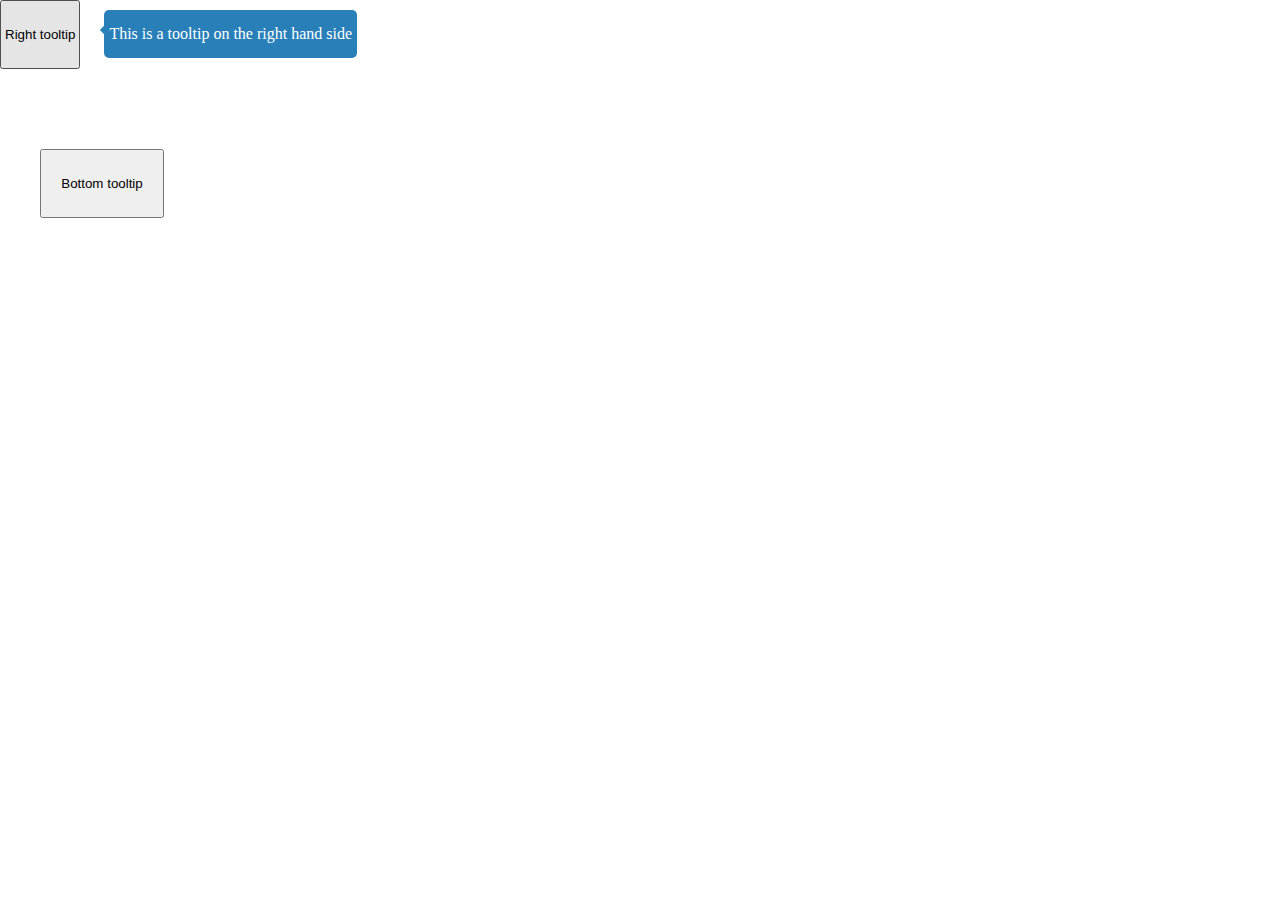
<file: Day 11/domashno/index.html>
<!DOCTYPE html>
<html lang="en">
  <head>
    <meta charset="UTF-8" />
    <meta http-equiv="X-UA-Compatible" content="IE=edge" />
    <meta name="viewport" content="width=device-width, initial-scale=1.0" />
    <link rel="stylesheet" href="style.css" />
    <title>Document</title>
  </head>
  <body>
    <div id="firstButton">
      <button id="rightTooltip">Right tooltip</button>
      <span>This is a tooltip on the right hand side</span>
    </div>
    <div id="secondButton">
      <button id="bottomTooltip">Bottom tooltip</button>
      <span>This is a tooltip on the bottom hand side</span>
    </div>
  </body>
</html>
</file>
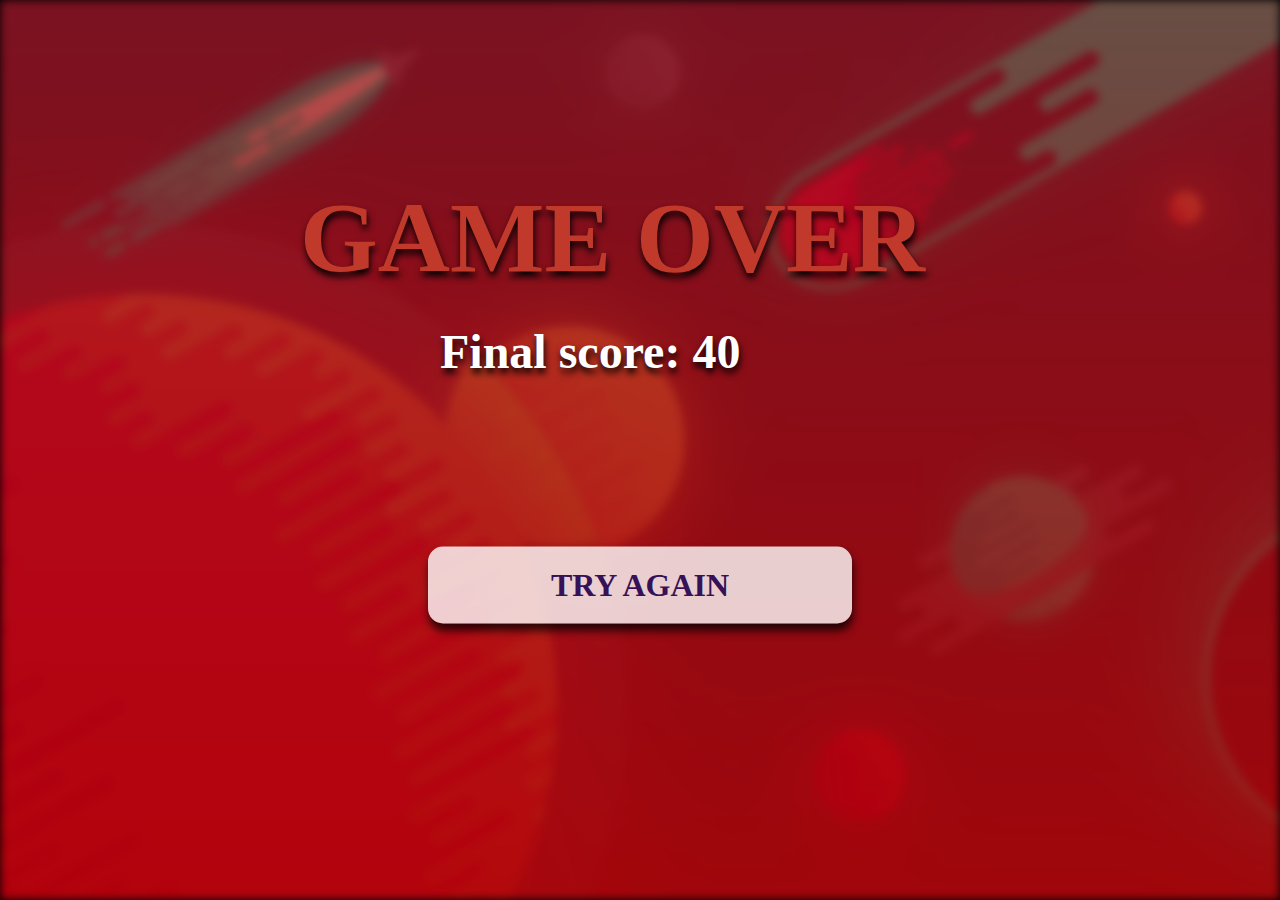
<file: Day 11/Domashno 2/gameOver.html>
<!DOCTYPE html>
<html lang="en">
  <head>
    <meta charset="UTF-8" />
    <link rel="stylesheet" href="css/style.css" />
    <title>Document</title>
  </head>
  <body>
    <div id="gameOver"></div>
    <div id="final">
      <h1>game over</h1>
      <h2>Final score: 40</h2>
    </div>
    <a href="index.html" id="endGame"> <h1>try again</h1></a>
  </body>
</html>
</file>
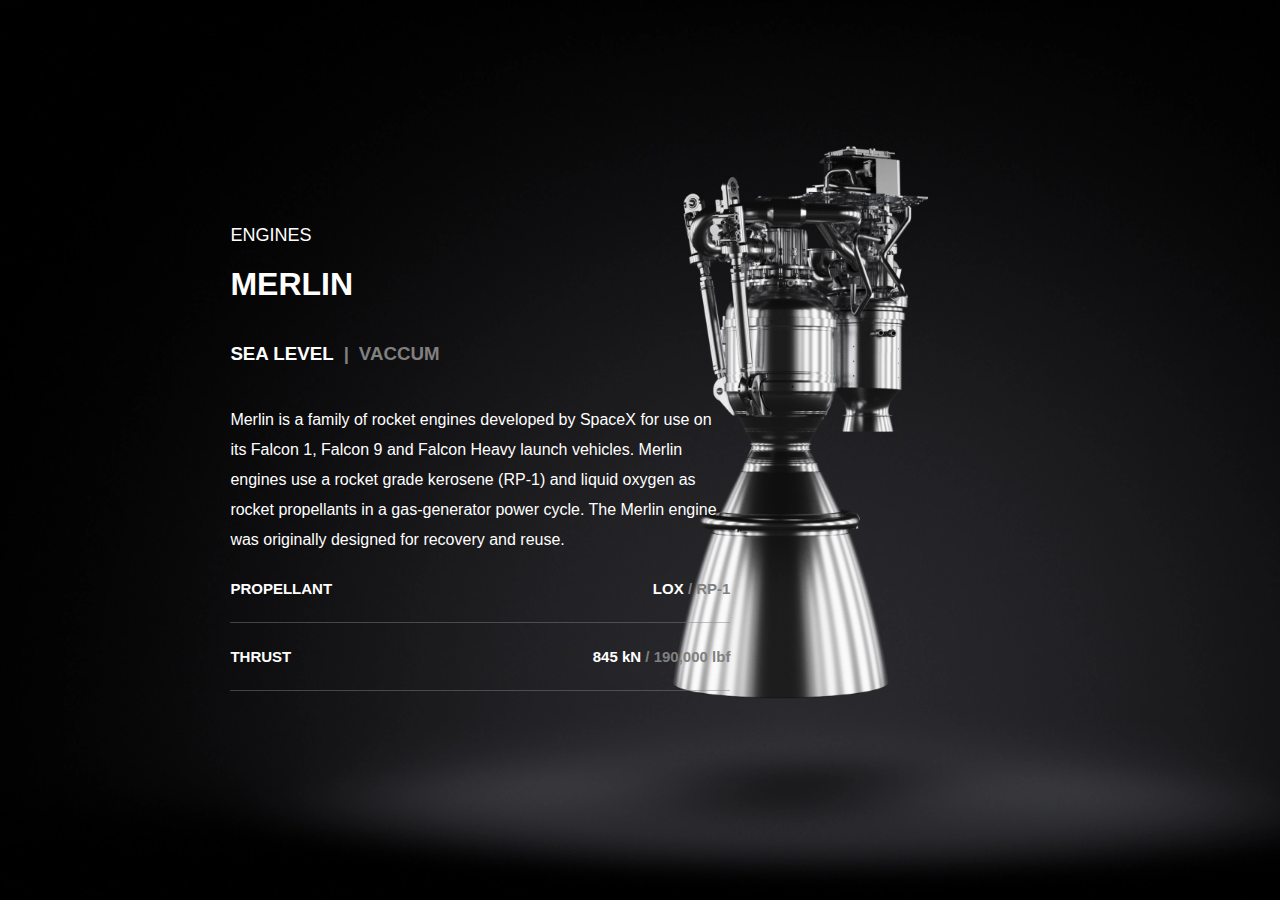
<file: Day 10/Domashno/engines/seaLevel.html>
<!DOCTYPE html>
<html lang="en">
  <head>
    <meta charset="UTF-8" />
    <meta http-equiv="X-UA-Compatible" content="IE=edge" />
    <meta name="viewport" content="width=device-width, initial-scale=1.0" />
    <link rel="stylesheet" href="../style.css" />
    <title>Document</title>
  </head>
  <body>
    <div id="sixthContainer">
      <div class="sixthHeroImage">
        <div class="infoRockets">
          <h2 style="font-weight: 400; font-size: 18px">ENGINES</h2>
          <h1>MERLIN</h1>
          <div class="options">
            <h3 id="active">SEA LEVEL</h3>
            <h3>|</h3>
            <h3>
              <a href="vaccum.html" style="color: gray; text-decoration: none"
                >VACCUM</a
              >
            </h3>
          </div>
          <div class="info">
            <p>
              Merlin is a family of rocket engines developed by SpaceX for use
              on its Falcon 1, Falcon 9 and Falcon Heavy launch vehicles. Merlin
              engines use a rocket grade kerosene (RP-1) and liquid oxygen as
              rocket propellants in a gas-generator power cycle. The Merlin
              engine was originally designed for recovery and reuse.
            </p>
            <div>
              <h2>PROPELLANT</h2>
              <h2>LOX <span style="color: gray">/ RP-1</span></h2>
            </div>
            <div>
              <h2>THRUST</h2>
              <h2>845 kN <span style="color: gray">/ 190,000 lbf</span></h2>
            </div>
          </div>
        </div>
      </div>
    </div>
  </body>
</html>
</file>
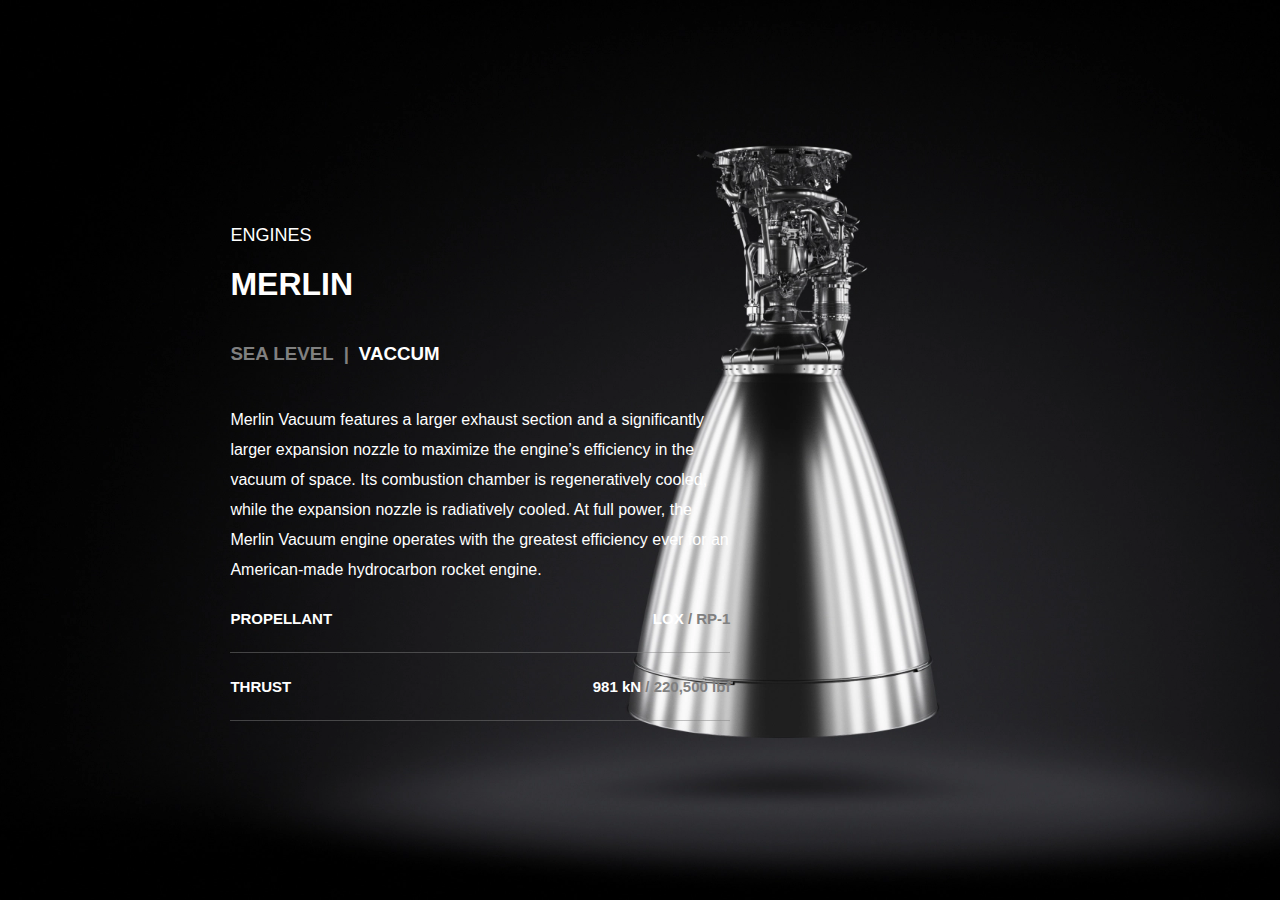
<file: Day 10/Domashno/engines/vaccum.html>
<!DOCTYPE html>
<html lang="en">
  <head>
    <meta charset="UTF-8" />
    <meta http-equiv="X-UA-Compatible" content="IE=edge" />
    <meta name="viewport" content="width=device-width, initial-scale=1.0" />
    <link rel="stylesheet" href="../style.css" />
    <title>Document</title>
  </head>
  <body>
    <div id="sixthContainer">
      <div class="seventhHeroImage">
        <div class="infoRockets">
          <h2 style="font-weight: 400; font-size: 18px">ENGINES</h2>
          <h1>MERLIN</h1>
          <div class="options">
            <h3>
              <a href="seaLevel.html" style="color: gray; text-decoration: none"
                >SEA LEVEL</a
              >
            </h3>
            <h3>|</h3>
            <h3 id="active">VACCUM</h3>
          </div>
          <div class="info">
            <p>
              Merlin Vacuum features a larger exhaust section and a
              significantly larger expansion nozzle to maximize the engine’s
              efficiency in the vacuum of space. Its combustion chamber is
              regeneratively cooled, while the expansion nozzle is radiatively
              cooled. At full power, the Merlin Vacuum engine operates with the
              greatest efficiency ever for an American-made hydrocarbon rocket
              engine.
            </p>
            <div>
              <h2>PROPELLANT</h2>
              <h2>LOX <span style="color: gray">/ RP-1</span></h2>
            </div>
            <div>
              <h2>THRUST</h2>
              <h2>981 kN <span style="color: gray">/ 220,500 lbf</span></h2>
            </div>
          </div>
        </div>
      </div>
    </div>
  </body>
</html>
</file>
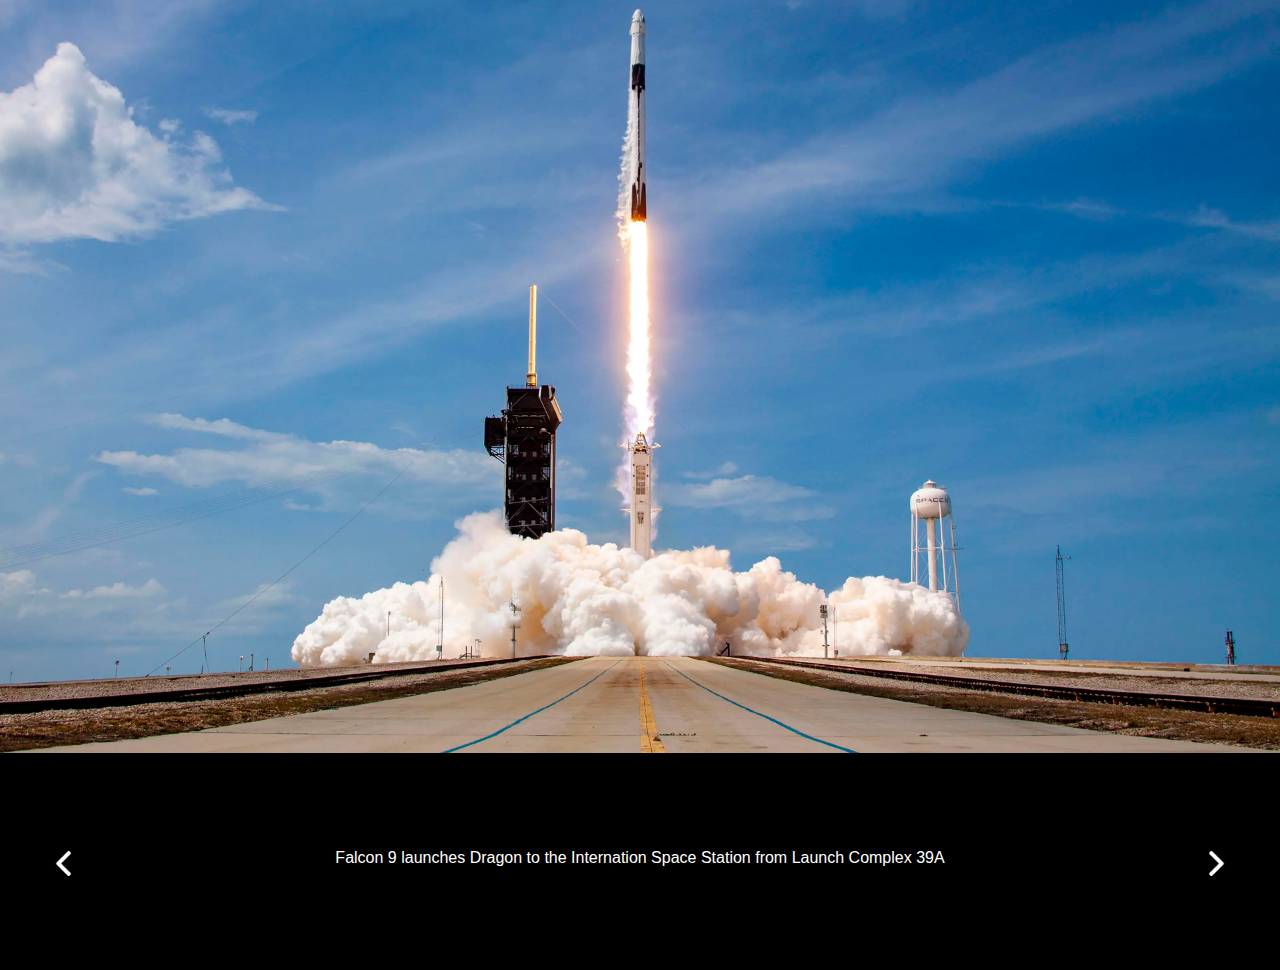
<file: Day 10/Domashno/gallery/pic1.html>
<!DOCTYPE html>
<html lang="en">
  <head>
    <meta charset="UTF-8" />
    <meta http-equiv="X-UA-Compatible" content="IE=edge" />
    <meta name="viewport" content="width=device-width, initial-scale=1.0" />
    <link rel="stylesheet" href="../style.css" />
    <title>Document</title>
  </head>
  <body>
    <img
      src="../images/gallery/F9_DM2_LAUNCH_3840x2560.webp"
      alt=""
      id="gPic1"
    />
    <footer id="gFooter">
      <div>
        <p>
          Falcon 9 launches Dragon to the Internation Space Station from Launch
          Complex 39A
        </p>
      </div>
      <div class="gNav">
        <a href="pic5.html">
          <img src="../images/left-arrow.png" alt="" id="left" />
        </a>
        <a href="pic2.html">
          <img src="../images/right-arrow.png" alt="" id="right" />
        </a>
      </div>
    </footer>
  </body>
</html>
</file>
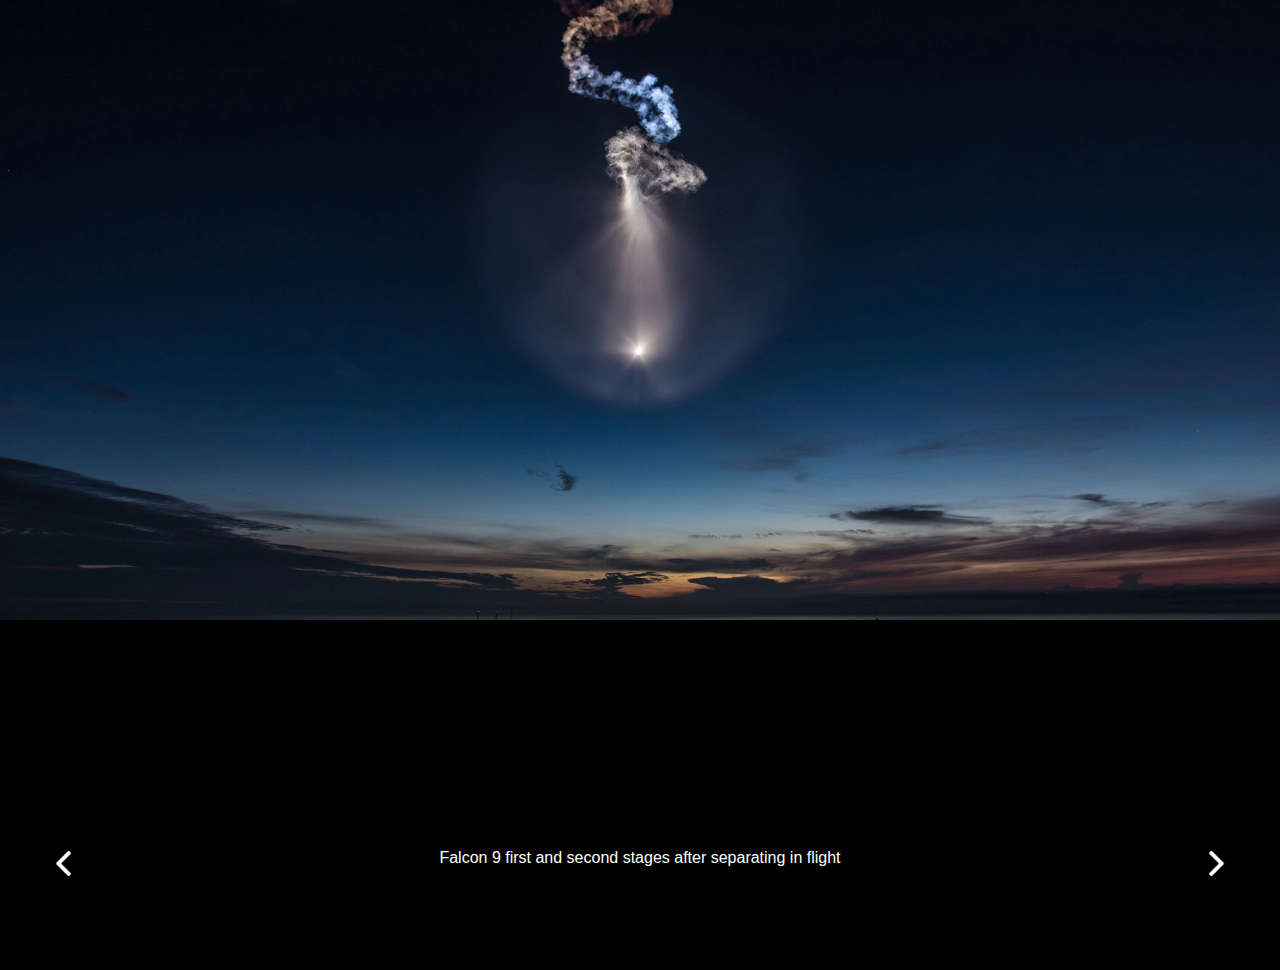
<file: Day 10/Domashno/gallery/pic2.html>
<!DOCTYPE html>
<html lang="en">
  <head>
    <meta charset="UTF-8" />
    <meta http-equiv="X-UA-Compatible" content="IE=edge" />
    <meta name="viewport" content="width=device-width, initial-scale=1.0" />
    <link rel="stylesheet" href="../style.css" />
    <title>Document</title>
  </head>
  <body>
    <img src="../images/gallery/F9_1.webp" alt="" id="gPic1" />
    <footer id="gFooter">
      <div>
        <p>Falcon 9 first and second stages after separating in flight</p>
      </div>
      <div class="gNav">
        <a href="pic1.html">
          <img src="../images/left-arrow.png" alt="" id="left" />
        </a>
        <a href="pic3.html">
          <img src="../images/right-arrow.png" alt="" id="right" />
        </a>
      </div>
    </footer>
  </body>
</html>
</file>
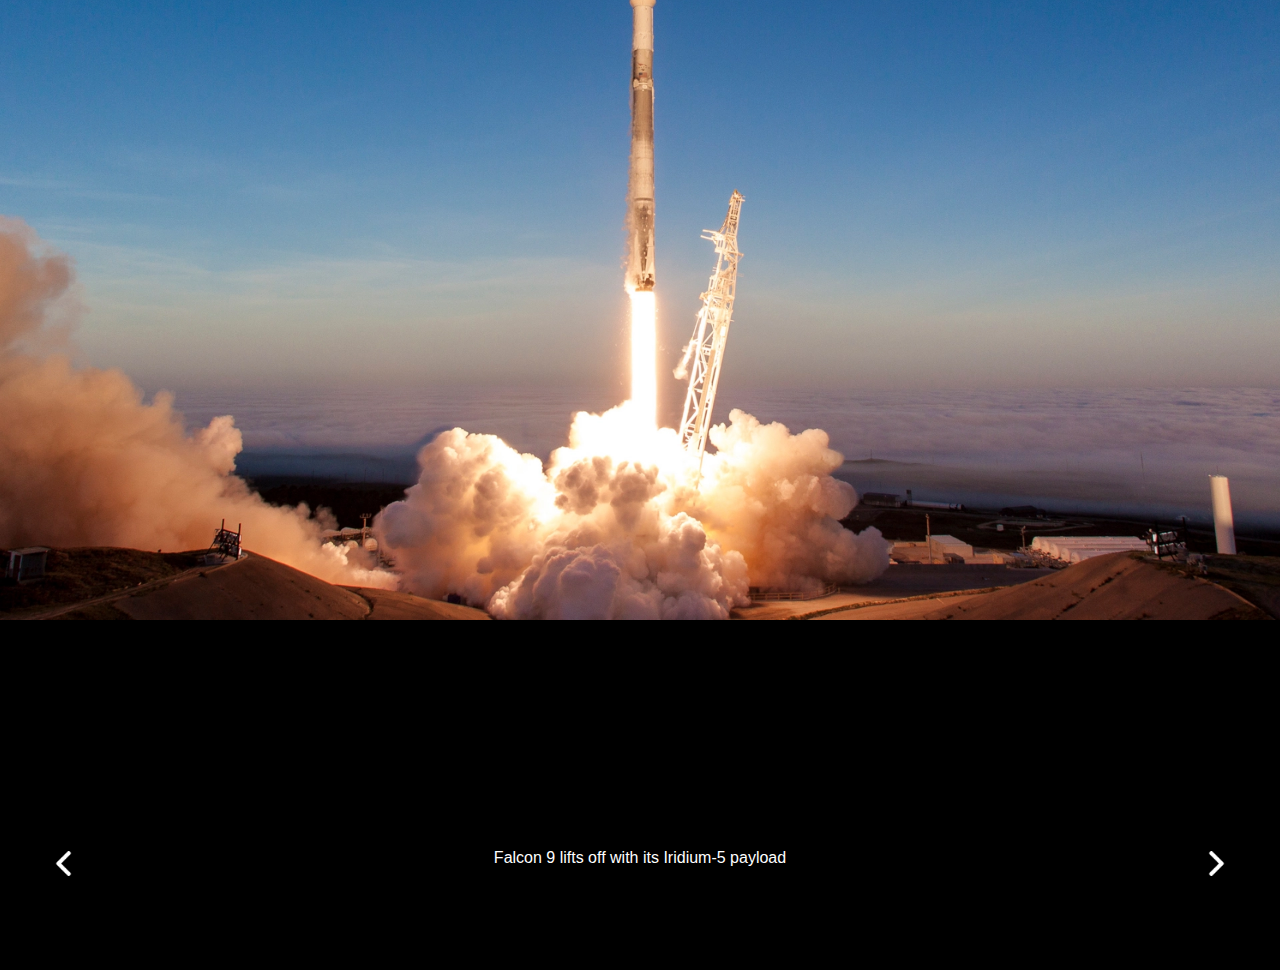
<file: Day 10/Domashno/gallery/pic3.html>
<!DOCTYPE html>
<html lang="en">
  <head>
    <meta charset="UTF-8" />
    <meta http-equiv="X-UA-Compatible" content="IE=edge" />
    <meta name="viewport" content="width=device-width, initial-scale=1.0" />
    <link rel="stylesheet" href="../style.css" />
    <title>Document</title>
  </head>
  <body>
    <img src="../images/gallery/F9_2.webp" alt="" id="gPic1" />
    <footer id="gFooter">
      <div>
        <p>Falcon 9 lifts off with its Iridium-5 payload</p>
      </div>
      <div class="gNav">
        <a href="pic2.html">
          <img src="../images/left-arrow.png" alt="" id="left" />
        </a>
        <a href="pic4.html">
          <img src="../images/right-arrow.png" alt="" id="right" />
        </a>
      </div>
    </footer>
  </body>
</html>
</file>
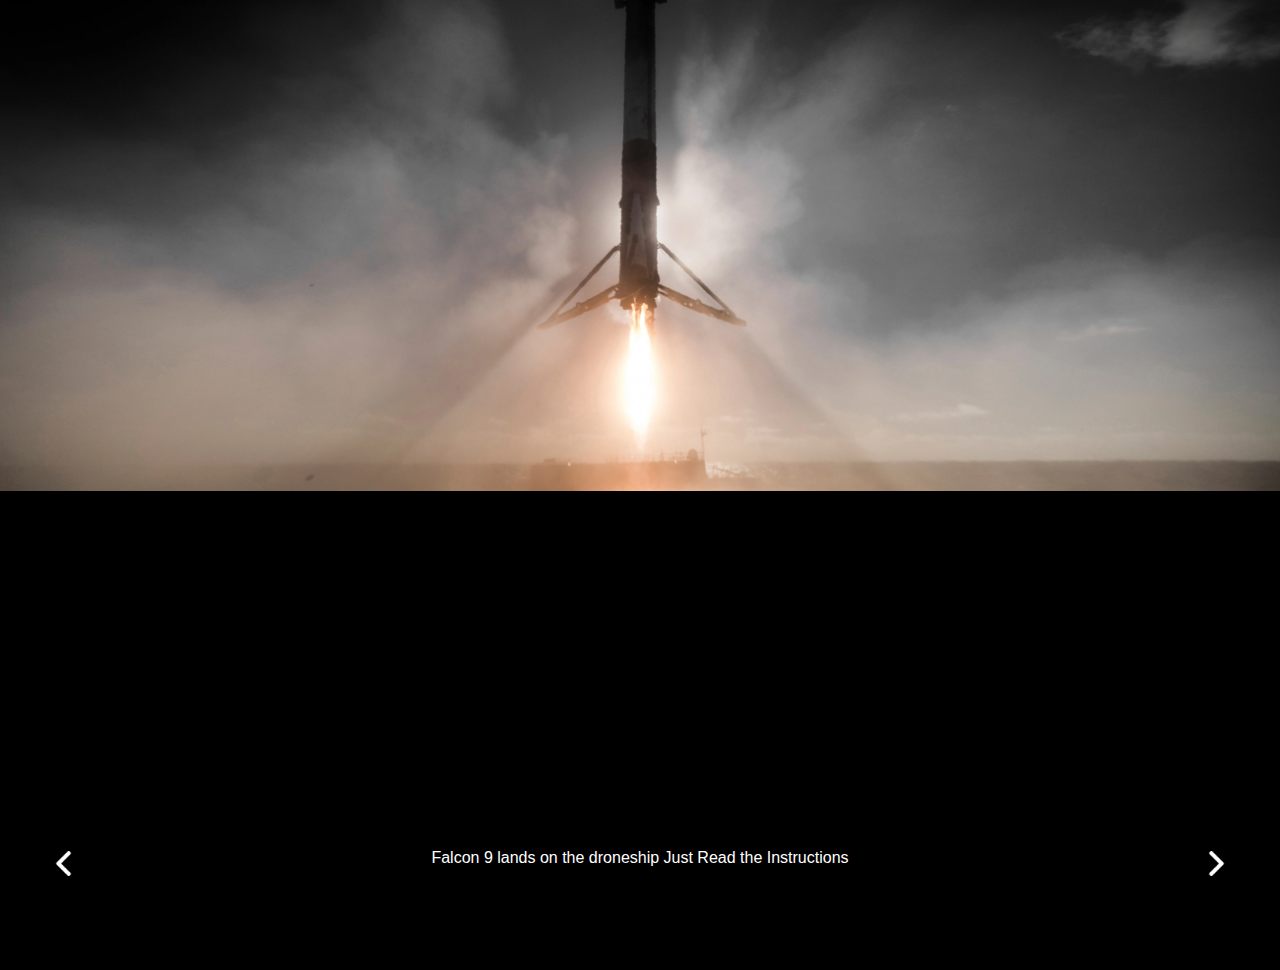
<file: Day 10/Domashno/gallery/pic4.html>
<!DOCTYPE html>
<html lang="en">
  <head>
    <meta charset="UTF-8" />
    <meta http-equiv="X-UA-Compatible" content="IE=edge" />
    <meta name="viewport" content="width=device-width, initial-scale=1.0" />
    <link rel="stylesheet" href="../style.css" />
    <title>Document</title>
  </head>
  <body>
    <img src="../images/gallery/F9_3.webp" alt="" id="gPic1" />
    <footer id="gFooter">
      <div>
        <p>Falcon 9 lands on the droneship Just Read the Instructions</p>
      </div>
      <div class="gNav">
        <a href="pic3.html">
          <img src="../images/left-arrow.png" alt="" id="left" />
        </a>
        <a href="pic5.html">
          <img src="../images/right-arrow.png" alt="" id="right" />
        </a>
      </div>
    </footer>
  </body>
</html>
</file>
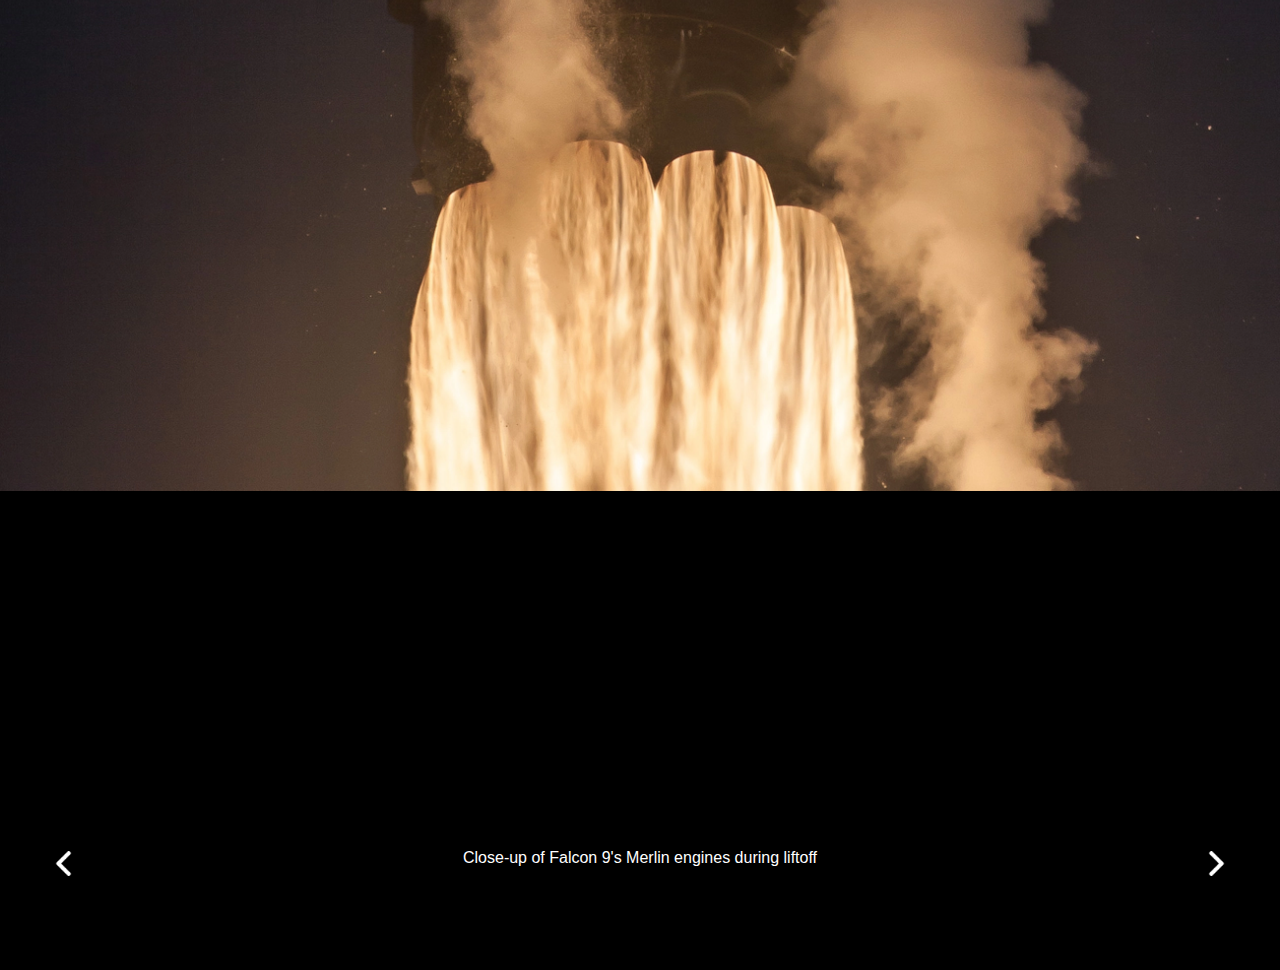
<file: Day 10/Domashno/gallery/pic5.html>
<!DOCTYPE html>
<html lang="en">
  <head>
    <meta charset="UTF-8" />
    <meta http-equiv="X-UA-Compatible" content="IE=edge" />
    <meta name="viewport" content="width=device-width, initial-scale=1.0" />
    <link rel="stylesheet" href="../style.css" />
    <title>Document</title>
  </head>
  <body>
    <img src="../images/gallery/F9_4.webp" alt="" id="gPic1" />
    <footer id="gFooter">
      <div>
        <p>Close-up of Falcon 9's Merlin engines during liftoff</p>
      </div>
      <div class="gNav">
        <a href="pic4.html">
          <img src="../images/left-arrow.png" alt="" id="left" />
        </a>
        <a href="pic1.html">
          <img src="../images/right-arrow.png" alt="" id="right" />
        </a>
      </div>
    </footer>
  </body>
</html>
</file>
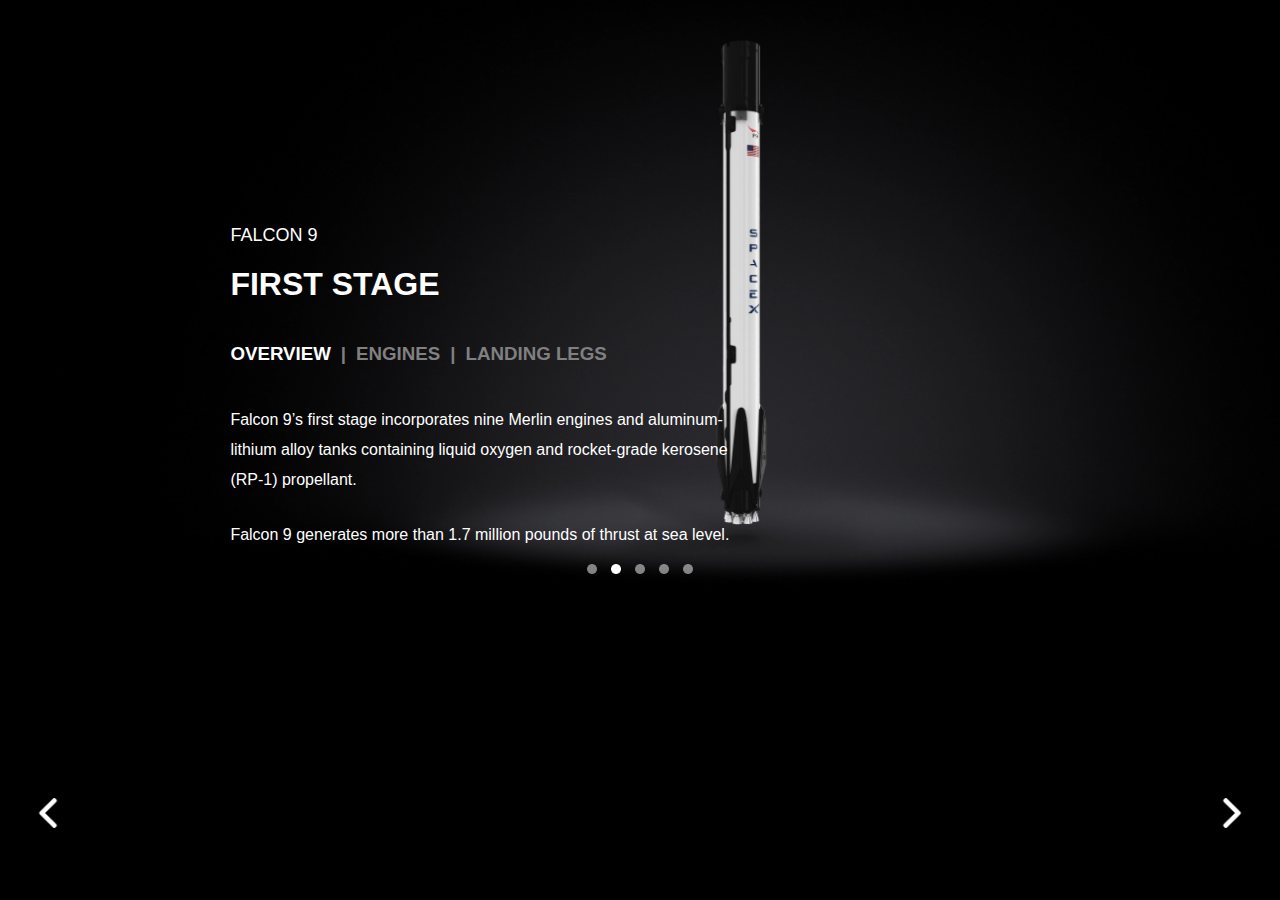
<file: Day 10/Domashno/rockets/rocket2.html>
<!DOCTYPE html>
<html lang="en">
  <head>
    <meta charset="UTF-8" />
    <meta http-equiv="X-UA-Compatible" content="IE=edge" />
    <meta name="viewport" content="width=device-width, initial-scale=1.0" />
    <link rel="stylesheet" href="../style.css" />
    <link
      rel="stylesheet"
      href="https://fonts.googleapis.com/css2?family=Material+Symbols+Outlined:opsz,wght,FILL,GRAD@48,400,1,0"
    />

    <title>Document</title>
  </head>
  <body>
    <div class="forthHeroImage">
      <img src="../images/rocket3.webp" alt="" />
      <div class="infoRockets">
        <h2 style="font-weight: 400; font-size: 18px">FALCON 9</h2>
        <h1>FIRST STAGE</h1>
        <div class="options">
          <h3 id="active">OVERVIEW</h3>
          <h3>|</h3>
          <h3>ENGINES</h3>
          <h3>|</h3>
          <h3>LANDING LEGS</h3>
        </div>
        <div class="info">
          <p>
            Falcon 9’s first stage incorporates nine Merlin engines and
            aluminum-lithium alloy tanks containing liquid oxygen and
            rocket-grade kerosene (RP-1) propellant.
          </p>
          <p>
            Falcon 9 generates more than 1.7 million pounds of thrust at sea
            level.
          </p>
        </div>
      </div>
      <div class="dotsRockets">
        <a href="rockets.html"><img src="../images/dry-clean.png" alt="" /></a>
        <a href="rocket2.html">
          <img src="../images/dry-clean.png" id="active" alt="" />
        </a>
        <a href="rocket3.html">
          <img src="../images/dry-clean.png" alt="" />
        </a>
        <a href="rocket4.html">
          <img src="../images/dry-clean.png" alt="" />
        </a>
        <a href="rocket5.html">
          <img src="../images/dry-clean.png" alt="" />
        </a>
        <a href="rocket3.html"
          ><img src="../images/right-arrow.png" id="arrowR" alt="" />
        </a>
        <a href="rockets.html"
          ><img src="../images/left-arrow.png" id="arrowL" alt="" />
        </a>
      </div>
    </div>
  </body>
</html>
</file>
<file: Day 11/domashno/style.css>
* {
  margin: 0;
  padding: 0;
}
#rightTooltip {
  padding: 25px 3px;
}
#firstButton span {
  background-color: #2980b9;
  border-radius: 5px;
  position: relative;
  display: none;
  padding: 15px 5px;
  color: white;
  margin-left: 20px ;
}
#firstButton span::after {
  content: "";
  position: absolute;
  width: 20px;
  height: 20px;
  background-color: #2980b9;
  transform: rotate(45deg);
  z-index: -1;
  display: none;
  left: 0;
  top: 10px;
}
#rightTooltip:hover + span {
  display: inline-block;
}
#rightTooltip:hover + span::after {
  display: inline-block;
}
#secondButton {
  margin: 80px 0px 0px 40px;
  display: flex;
  flex-direction: column;
}
#bottomTooltip {
  padding: 25px 1px;
  width: 10%;
}
#secondButton span {
  margin-top: 20px;
  background-color: #2980b9;
  width: 10%;
  color: white;
  padding: 8px;
  border-radius: 5px;
  position: relative;
  display: none;
}
#secondButton span::after {
  content: "";
  position: absolute;
  width: 20px;
  height: 20px;
  background-color: #2980b9;
  transform: rotate(45deg);
  z-index: -1;
  display: none;
  left: 40%;
  top: 0px;
}
#bottomTooltip:hover + span {
  display: inline-block;
}
#bottomTooltip:hover + span::after {
  display: inline-block;
}
</file>
<file: Day 11/Domashno 2/css/style.css>
* {
  margin: 0;
  padding: 0;
  font-family: verdana;
}
body {
  background-color: black;
}
#container {
  position: relative;
  background-image: url("/image/background.png");
  background-size: cover;
  background-position: center;
  height: 100vh;
  filter: blur(5px);
}
#startGame {
  background-color: rgba(255, 255, 255, 0.8);
  border-radius: 15px;
  position: absolute;
  top: 50%;
  left: 50%;
  transform: translate(-50%, -50%);
  width: 30%;
  padding: 20px;
  box-shadow: 1px 7px 8px rgba(0, 0, 0, 0.75);
  text-align: center;
  text-decoration: none;
  text-transform: uppercase;
  color: #361157;
  font-family: Verdana;
  font-weight: bold;
}
header {
  position: absolute;
  top: 0;
  left: 0;
  width: 100%;
  display: flex;
  justify-content: space-between;
  align-items: center;
}
#score {
  width: 200px;
  height: 80px;
  background-color: rgba(255, 255, 255, 0.8);
  color: #361157;
  text-align: center;
  border-bottom-right-radius: 15px;
  box-shadow: 1px 7px 8px rgba(0, 0, 0, 0.75);
  display: flex;
  justify-content: center;
}
#score .scoreCount a {
  text-decoration: none;
}
#score .scoreCount h1 {
  font-size: 22px;
  margin: 10px 0 4px 0;
}
#score .scoreCount h2 {
  font-size: 18px;
}
#timer {
  width: 999px;
  height: 20px;
  background-color: rgba(255, 255, 255, 0.8);
  border-radius: 10px;
  box-shadow: 1px 7px 8px rgba(0, 0, 0, 0.75);
  position: relative;
  margin-top: 50px;
  margin-right: 50px;
}
#timer .timeCount {
  width: 60%;
  height: 100%;
  background-color: #8e44ad;
  border-radius: 10px;
}
#reset {
  width: 100px;
  height: 80px;
  background-color: rgba(255, 255, 255, 0.8);
  border-bottom-left-radius: 15px;
  box-shadow: 1px 7px 8px rgba(0, 0, 0, 0.75);
  display: flex;
  align-items: center;
  justify-content: center;
}
#game {
  position: absolute;
  top: 50%;
  left: 50%;
  transform: translate(-50%, -45%);
  width: 1264px;
  height: 750px;
  background-color: rgba(255, 255, 255, 0.5);
  border-radius: 15px;
}
#game input {
  position: absolute;
  left: 25px;
  width: 135px;
  height: 180px;
  opacity: 0;
}
#game img {
  width: 135px;
  text-align: center;
  margin: 25px 25px 40px 40px;
  border-radius: 15px;
  box-shadow: 1px 7px 8px rgba(0, 0, 0, 0.75);
  transition: transform 1s ease-in-out;
}
#game img ~ .opacity {
  opacity: 0.7;
}
#game img:hover {
  opacity: 1;
}
#gameOver {
  background-image: linear-gradient(0deg, rgba(255, 0, 0, 0.856), rgba(255, 0, 0, 0.562)), url('../image/background.png');
  position: relative;
  background-size: cover;
  background-position: center;
  height: 100vh;
  filter: blur(5px);
  opacity: 0.7;
}
#final h1 {
  position: absolute;
  top: 20%;
  left: calc(50% - 340px);
  text-transform: uppercase;
  font-size: 100px;
  color: #c0392b;
  text-shadow: 1px 5px 7px black;
}
#final h2 {
  position: absolute;
  top: 36%;
  left: calc(50% - 200px);
  font-size: 48px;
  color: white;
  text-shadow: 1px 5px 7px black;
}
#endGame {
  background-color: rgba(255, 255, 255, 0.8);
  border-radius: 15px;
  position: absolute;
  top: 65%;
  left: 50%;
  transform: translate(-50%, -50%);
  width: 30%;
  padding: 20px;
  box-shadow: 1px 7px 8px rgba(0, 0, 0, 0.75);
  text-align: center;
  text-decoration: none;
  text-transform: uppercase;
  color: #361157;
  font-family: Verdana;
  font-weight: bold;
}
</file>
<file: Day 10/Domashno/style.css>
* {
  margin: 0;
  padding: 0;
  box-sizing: border-box;
  color: #ffffff;
  font-family: 'Roboto Condensed', sans-serif;
}
body {
  background-color: #000;
}
#firstContainer {
  height: 100vh;
}
.firstHeroImage {
  background-image: url("images/download.webp");
  height: inherit;
  width: 100%;
  background-position: top;
  background-size: cover;
}
.firstHeroImage header {
  width: 100%;
  height: 100px;
  position: fixed;
  display: flex;
  align-items: center;
  justify-content: center;
  font-size: 14px;
}
#Logo {
  filter: invert(1);
}
#firstContainer nav li a {
  text-decoration: none;
  position: relative;
  padding-bottom: 3px;
}
#firstContainer nav li a:after {
  content: "";
  display: inline-block;
  position: absolute;
  width: 0%;
  height: 1px;
  background-color: white;
  left: 0;
  bottom: 0;
  transition: all 0.2s ease-in-out;
}
#firstContainer nav li a:hover:after {
  width: 100%;
}
#firstContainer nav ul {
  display: flex;
  flex-direction: row;
  list-style-type: none;
  margin-right: 270px;
}
#firstContainer nav ul li {
  margin: 0 15px;
  font-weight: 700;
}
.navRightShop a {
  position: absolute;
  top: 40px;
  right: 105px;
  text-decoration: none;
  font-weight: 700;
}
.navRightShop a:after {
  content: "";
  display: inline-block;
  position: absolute;
  width: 0%;
  height: 1px;
  background-color: white;
  left: 0;
  bottom: 0;
  transition: all 0.2s ease-in-out;
}
.navRightShop a:hover:after {
  width: 100%;
}
.navRight input {
  position: absolute;
  top: 40px;
  right: 45px;
  z-index: 50;
  width: 20px;
  height: 18px;
  opacity: 0;
  cursor: pointer;
}
.navRight input:checked ~ #sideMenu {
  right: 0;
  top: 0;
  transition: all 1s cubic-bezier(0, 1.02, 0.51, 0.96);
  opacity: 1;
}
.navRight input:checked + .hamburgerMenu .hamMenu1 {
  transition: all 0.2s cubic-bezier(0, 1.02, 0.51, 0.96);
  transform: rotate(45deg) translateY(4px) translateX(5px);
}
.navRight input:checked + .hamburgerMenu .hamMenu2 {
  transition: all 0.2s cubic-bezier(0, 1.02, 0.51, 0.96);
  transform: rotate(-42deg);
}
.navRight input:checked + .hamburgerMenu .hamMenu3 {
  transition: all 0.2s cubic-bezier(0, 1.02, 0.51, 0.96);
  transform: rotate(-45deg);
  opacity: 0;
}
.navRight .hamburgerMenu {
  width: 20px;
  height: 21px;
  display: flex;
  flex-direction: column;
  justify-content: center;
  position: absolute;
  top: 40px;
  right: 45px;
  cursor: pointer;
  z-index: 49;
}
.navRight .hamburgerMenu .hamMenu1 {
  background-color: #ffffff;
  width: 20px;
  height: 2px;
  margin-bottom: 4px;
}
.navRight .hamburgerMenu .hamMenu2 {
  background-color: #ffffff;
  width: 20px;
  height: 2px;
  margin-bottom: 4px;
}
.navRight .hamburgerMenu .hamMenu3 {
  background-color: #ffffff;
  width: 20px;
  height: 2px;
  margin-bottom: 4px;
}
#sideMenu {
  position: fixed;
  width: 350px;
  height: 100vh;
  background-color: #000000;
  right: -320px;
  opacity: 0;
}
#sideMenu ul {
  position: relative;
  margin: 0;
  padding: 0;
  display: block;
  list-style-type: none;
  margin-block-start: 1em;
  margin-block-end: 1em;
  margin-inline-start: 0px;
  margin-inline-end: 0px;
  padding-inline-start: 40px;
}
#sideMenu li {
  margin: 12px 0px;
  border-bottom: solid 1px rgba(255, 255, 255, 0.171);
  text-align: right;
  text-transform: uppercase;
  padding-bottom: 10px;
}
#sideMenu a {
  text-decoration: none;
}
#menu {
  position: absolute;
  top: 75px;
  right: 50px;
  width: 280px;
}
.material-symbols-outlined {
  position: absolute;
  top: 35px;
  right: 45px;
  cursor: pointer;
}
#firstContainer .mainText {
  position: absolute;
  top: calc(50% - 100px);
  left: calc(50% - 190px);
  text-align: center;
}
#firstContainer h1 {
  font-size: 90px;
  font-weight: bold;
}
#firstContainer h2 {
  font-size: 20px;
  font-weight: lighter;
}
#counter {
  width: 100%;
  height: 322px;
  background-color: black;
  display: flex;
  justify-content: center;
}
#counter .container {
  display: flex;
  font-size: 20px;
  flex-direction: column;
  text-align: center;
  padding: 40px;
  margin: 0 100px;
}
#counter .number {
  font-size: 120px;
}
#secondContainer {
  height: 100vh;
}
#secondContainer .sticky {
  height: 200vh;
}
.secondHeroImage {
  background-image: url("images/secondHeroImage.webp");
  height: 100vh;
  width: 100%;
  background-position: top;
  background-size: cover;
  position: sticky;
  top: 0;
}
.secondHeroImage p {
  width: 500px;
  line-height: 40px;
  font-size: 20px;
  transform: translate3d(350px, 250px, 4px);
}
#thirdContainer {
  height: 100vh;
  position: inherit;
  background-image: url("images/download.webp");
}
#forthContainer {
  height: 100vh;
  overflow: hidden;
  background-color: #000;
}
.forthHeroImage video {
  display: inline-block;
  width: 100%;
  height: 100%;
}
.forthHeroImage img {
  display: inline-block;
  width: 100%;
  height: 100%;
}
#rocketsFrame {
  width: 100%;
  height: 100vh;
}
#active {
  opacity: 100%;
}
.dotsRockets {
  display: flex;
  justify-content: center;
  margin-top: -35px;
}
.dotsRockets img {
  width: 10px;
  height: 10px;
  filter: invert(1);
  margin: 0 7px;
  opacity: 50%;
}
.dotsRockets #arrowR {
  position: absolute;
  opacity: 1;
  width: 30px ;
  height: 30px;
  right: 2%;
  bottom: 8%;
}
.dotsRockets #arrowL {
  position: absolute;
  opacity: 1;
  width: 30px ;
  height: 30px;
  left: 2%;
  bottom: 8%;
}
#table {
  width: 500px;
  position: absolute;
  top: 25%;
  left: 18%;
}
#table table {
  width: 100%;
}
#table span {
  color: gray;
}
#table tbody {
  height: 400px;
  width: 100%;
  font-weight: 700;
}
#table td {
  border-bottom: 1px solid rgba(128, 128, 128, 0.521);
  text-align: left;
}
#table td:nth-child(2n) {
  text-align: right;
}
.infoRockets {
  width: 500px;
  position: absolute;
  top: 25%;
  left: 18%;
}
.infoRockets h1 {
  margin-top: 20px;
}
.options {
  display: flex;
  margin: 40px 0;
}
.options h3 {
  margin-right: 10px;
  cursor: pointer;
  color: gray;
}
.options a:hover {
  color: #ffffff !important;
  transition: 0.6s;
}
#active {
  color: #ffffff;
}
.info p {
  margin-top: 25px;
  line-height: 30px;
}
.info div {
  display: flex;
  margin-top: 25px;
  width: 500px;
  justify-content: space-between;
  font-size: 10px;
  border-bottom: 1px solid rgba(128, 128, 128, 0.473);
  padding-bottom: 25px;
}
#fifthContaneir {
  width: 100%;
  height: 100vh;
  background-color: black;
}
#fifthContaneir iframe {
  height: 500px;
}
#sixthContainer {
  width: 100%;
  height: 100vh;
}
.sixthHeroImage {
  background-image: url("images/Merlin.webp");
  height: inherit;
  width: 100%;
  background-position: top;
  background-size: cover;
  position: relative;
}
.seventhHeroImage {
  background-image: url("images/MerlinVac.webp");
  height: inherit;
  width: 100%;
  background-position: top;
  background-size: cover;
  position: relative;
}
#gallery {
  width: 100%;
  height: 100vh;
}
#gallery iframe {
  width: 100%;
  height: 100%;
}
#gPic1 {
  width: 100%;
  background-size: contain;
  transform: translateY(-100px);
}
#gFooter {
  width: 100%;
  height: 80px;
  background-color: black;
  position: absolute;
  bottom: 0;
}
#gFooter .gNav {
  width: 100%;
}
#gFooter img {
  width: 25px ;
  height: 25px;
  filter: invert(1);
}
#gFooter div {
  display: flex;
  justify-content: center;
  align-items: center;
  height: 75px;
}
#left {
  position: absolute;
  left: 4%;
  bottom: 30%;
}
#right {
  position: absolute;
  right: 4%;
  bottom: 30%;
}
#engines iframe {
  width: 100%;
  height: 100vh;
}
footer {
  width: 100%;
  height: 550px;
}
footer div {
  display: flex;
  justify-content: center;
}
footer button {
  margin: 40px 20px 120px 20px;
  padding: 20px;
  background-color: black;
  border: 2px solid #ffffff;
  font-weight: bold;
}
.fButtons button {
  cursor: pointer;
}
.fNavigation ul {
  display: flex;
  list-style-type: none;
}
.fNavigation ul a {
  text-decoration: none;
}
.fNavigation li {
  margin: 0 25px;
  font-size: 13px;
}
</file>
